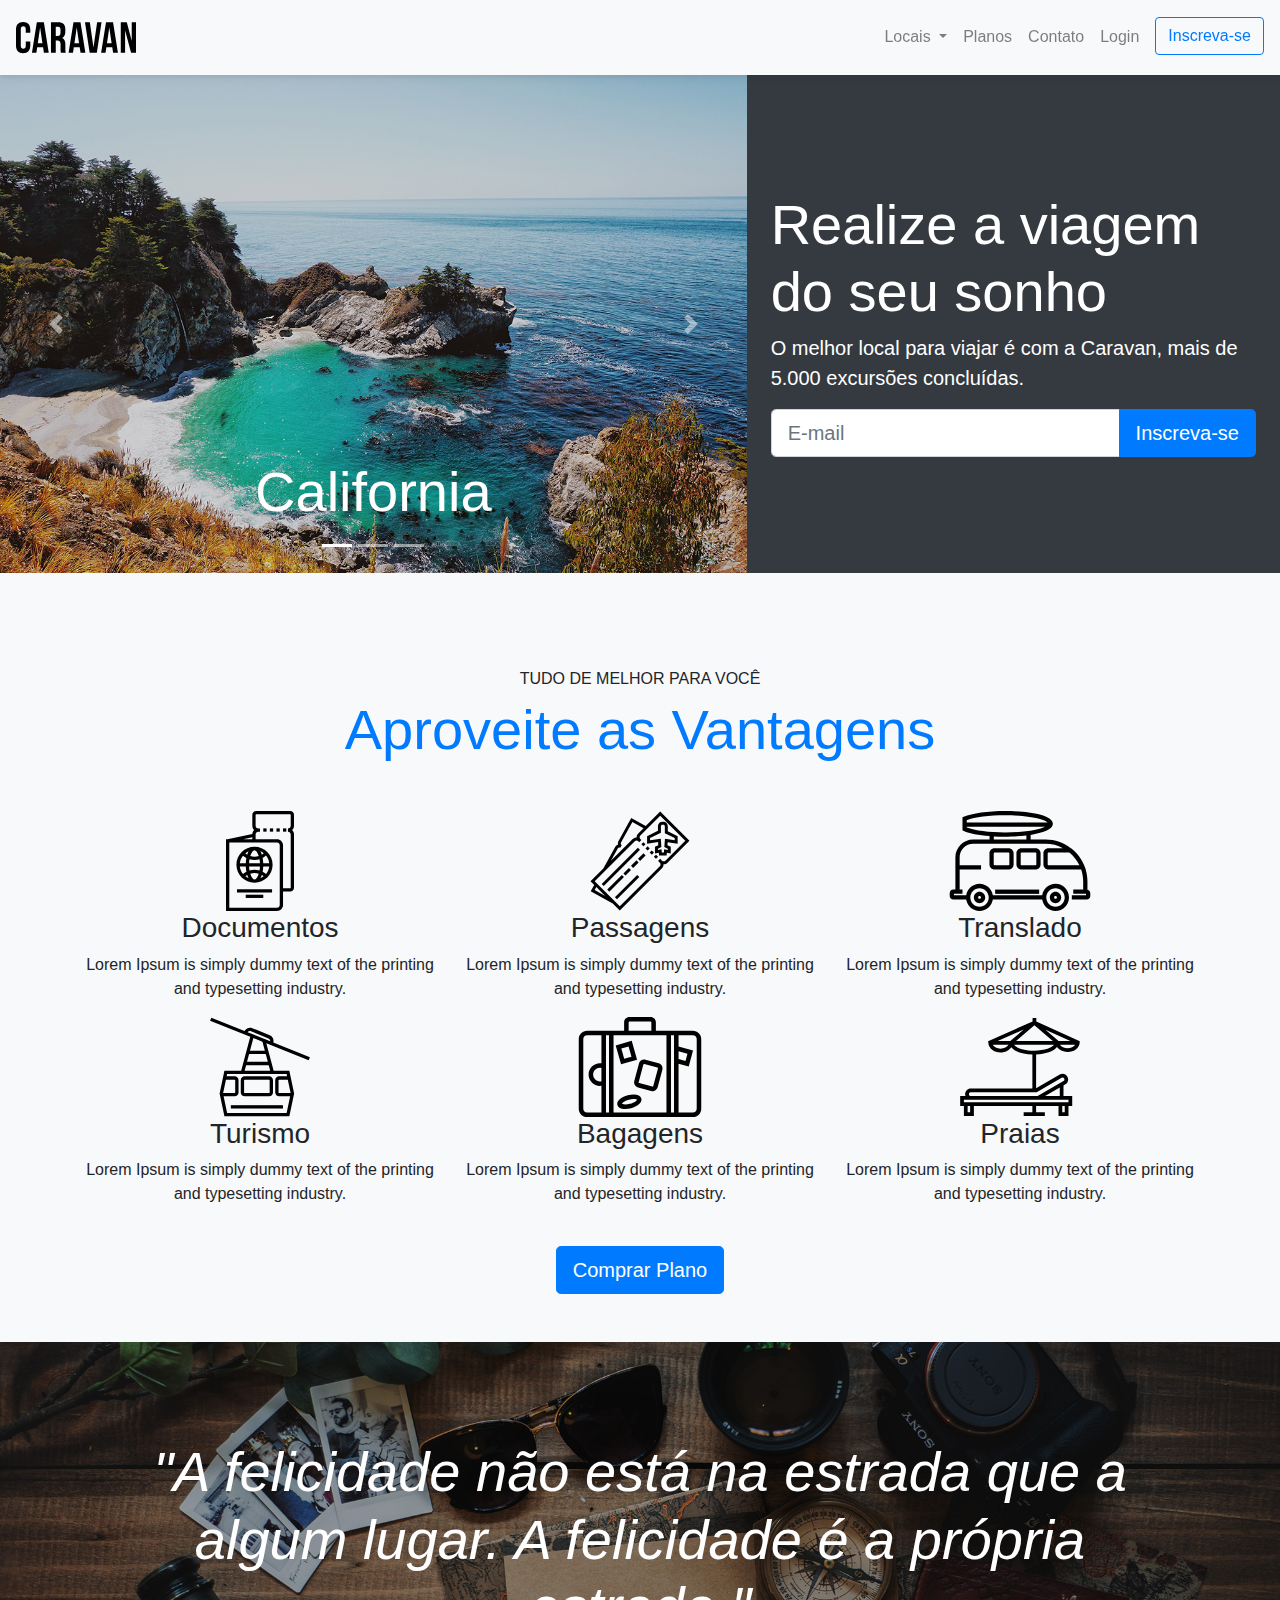
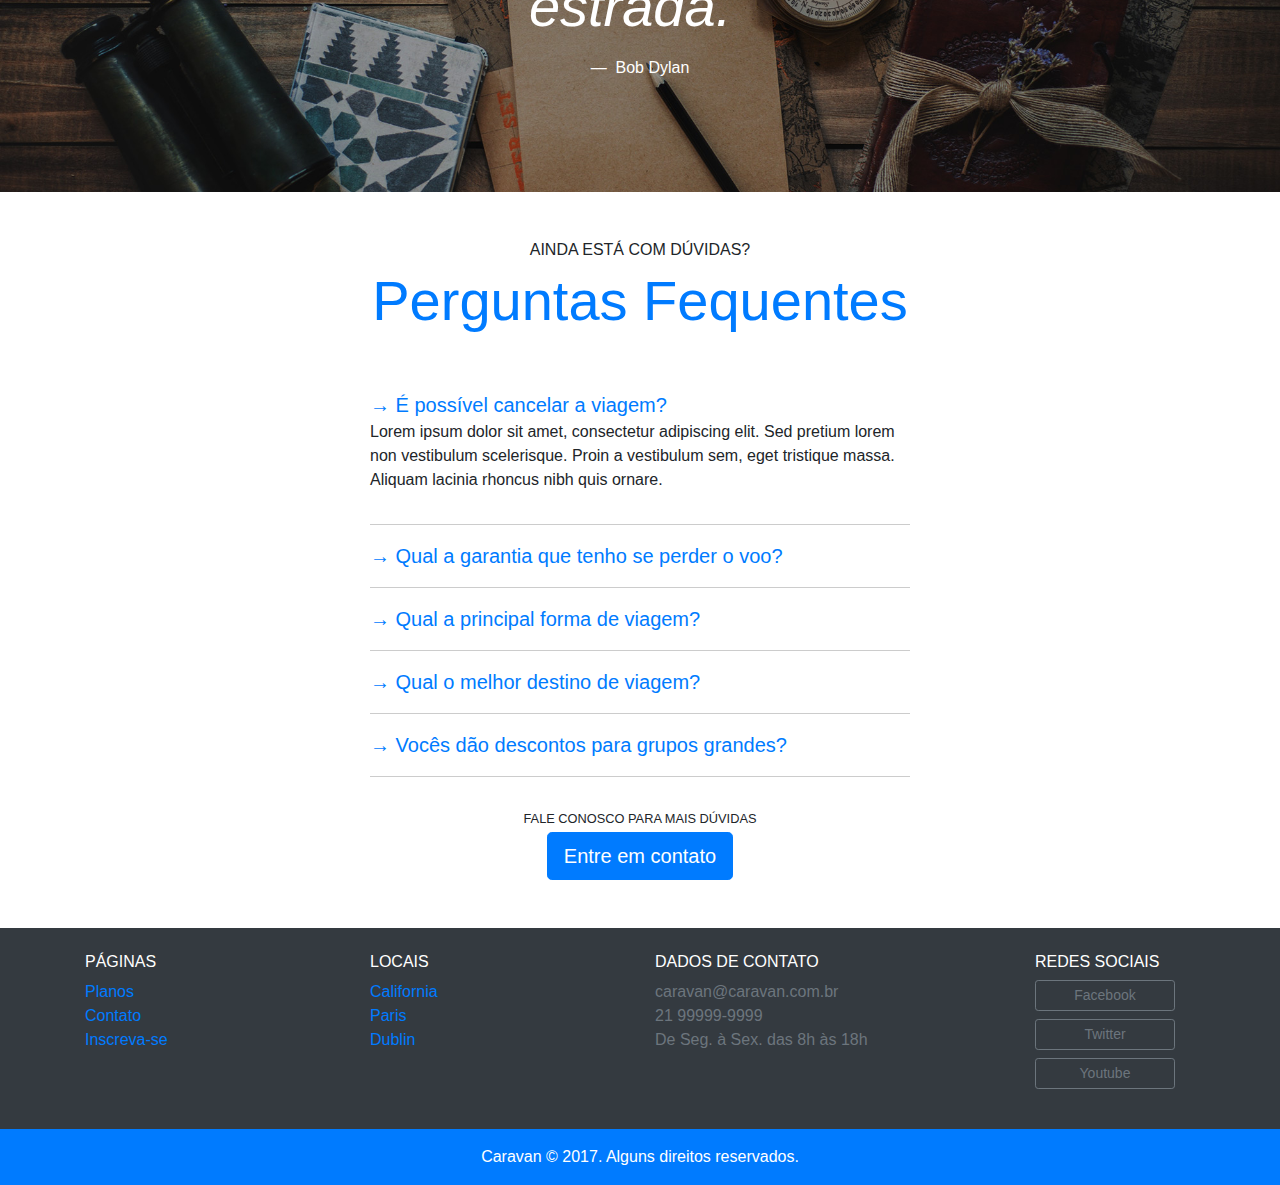
<file: index.html>
<!DOCTYPE html>
<html lang="en">

<head>
    <meta charset="UTF-8">
    <meta name="viewport" content="width=device-width, initial-scale=1.0">
    <meta http-equiv="X-UA-Compatible" content="ie=edge">
    <link rel="stylesheet" href="https://stackpath.bootstrapcdn.com/bootstrap/4.3.1/css/bootstrap.min.css"
        integrity="sha384-ggOyR0iXCbMQv3Xipma34MD+dH/1fQ784/j6cY/iJTQUOhcWr7x9JvoRxT2MZw1T" crossorigin="anonymous">
    <link rel="stylesheet" href="css/style.css">
    <title>Caravan</title>
</head>

<body>

    <!-- Modal -->
    <!-- Modal -->
    <div class="modal fade" id="modalLogin" tabindex="-1" role="dialog" aria-labelledby="modalLoginTitulo"
        aria-hidden="true">
        <div class="modal-dialog" role="document">
            <div class="modal-content">
                <div class="modal-header">
                    <h5 class="modal-title" id="modalLoginTitulo">Entre na sua Conta</h5>
                    <button type="button" class="close" data-dismiss="modal" aria-label="Close">
                        <span aria-hidden="true">&times;</span>
                    </button>
                </div>
                <div class="modal-body">
                    <form>
                        <div class="form-group">
                            <label for="loginEmail">Email</label>
                            <input type="email" class="form-control" id="exampleInputEmail1">
                        </div>
                        <div class="form-group">
                            <label for="loginSenha">Senha</label>
                            <input type="password" class="form-control" id="exampleInputPassword1">
                        </div>
                        <button type="submit" class="btn btn-primary">Entrar na Conta</button>
                        <small class="text-muted form-text">Esqueceu a senha? <a href="">Clique Aqui</a></small>
                    </form>
                </div>
            </div>
        </div>
    </div>
    <!-- End modal -->

    <!-- Navbar -->
    <nav class="navbar fixed-top navbar-expand-md navbar-light bg-light py-3 box-shadow">
        <a class="navbar-brand" href="index.html">
            <img src="img/caravan.svg" alt="Caravan">
        </a>

        <!-- data- : manipulado pelo js -->
        <!-- aria- : acessibilidade -->
        <button class="navbar-toggler" type="button" data-toggle="collapse" data-target="#navbarSupportedContent"
            aria-controls="navbarSupportedContent" aria-expanded="false" aria-label="Toggle navigation">
            <span class="navbar-toggler-icon"></span>
        </button>

        <div class="collapse navbar-collapse" id="navbarSupportedContent">
            <ul class="navbar-nav ml-auto">
                <li class="nav-item dropdown">
                    <a class="nav-link dropdown-toggle" id="navbarDropdown" role="button" data-toggle="dropdown"
                        aria-haspopup="true" aria-expanded="false"" href=" #">
                        Locais
                    </a>
                    <div class="dropdown-menu" aria-labelledby="navbarDropdown">
                        <a class="dropdown-item" href="local.html">California</a>
                        <a class="dropdown-item" href="local.html">Paris</a>
                        <a class="dropdown-item" href="local.html">Dublin</a>
                    </div>
                </li>
                <li class="nav-item">
                    <a class="nav-link" href="planos.html">Planos</a>
                </li>
                <li class="nav-item">
                    <a class="nav-link" href="contato.html">Contato</a>
                </li>
                <li class="nav-item">
                    <a class="nav-link" data-toggle="modal" data-target="#modalLogin" href="">Login</a>
                </li>
                <li class="nav-item ml-md-2">
                    <a class="btn btn-outline-primary" href="inscricao.html">Inscreva-se</a>
                </li>
            </ul>
        </div>
    </nav>
    <!-- End  Navbar-->

    <!-- Content -->

    <!-- Carousel and Info -->
    <section class="container-fluid">
        <div class="row bg-dark text-white">
            <div class="col-lg-7 p-0">
                <!-- Carousel -->
                <div id="carouselCidades" class="carousel slide" data-ride="carousel">
                    <ol class="carousel-indicators">
                        <li data-target="#carouselCidades" data-slide-to="0" class="active"></li>
                        <li data-target="#carouselCidades" data-slide-to="1"></li>
                        <li data-target="#carouselCidades" data-slide-to="2"></li>
                    </ol>
                    <div class="carousel-inner">
                        <div class="carousel-item active">
                            <img src="img/california.jpg" class="d-block w-100" alt="California">
                            <div class="carousel-caption">
                                <h3 class="display-4">California</h3>
                            </div>
                        </div>
                        <div class="carousel-item">
                            <img src="img/paris.jpg" class="d-block w-100" alt="Paris">
                            <div class="carousel-caption">
                                <h3 class="display-4">Paris</h3>
                            </div>
                        </div>
                        <div class="carousel-item">
                            <img src="img/dublin.jpg" class="d-block w-100" alt="Dublin">
                            <div class="carousel-caption">
                                <h3 class="display-4">Dublin</h3>
                            </div>
                        </div>
                    </div>
                    <a class="carousel-control-prev" href="#carouselCidades" role="button" data-slide="prev">
                        <span class="carousel-control-prev-icon" aria-hidden="true"></span>
                        <span class="sr-only">Anterior</span>
                    </a>
                    <a class="carousel-control-next" href="#carouselCidades" role="button" data-slide="next">
                        <span class="carousel-control-next-icon" aria-hidden="true"></span>
                        <span class="sr-only">Próximo</span>
                    </a>
                </div>
                <!-- End carousel -->
            </div>
            <div class="col-lg-5 p-4 align-self-center">
                <h1 class="display-4">Realize a viagem do seu sonho</h1>
                <p class="lead">O melhor local para viajar é com a Caravan, mais de 5.000 excursões concluídas.</p>
                <form action="">
                    <div class="input-group input-group-lg">
                        <input type="text" class="form-control" placeholder="E-mail" aria-label="Email"
                            aria-describedby="Email">
                        <div class="input-group-append">
                            <button class="btn btn-primary" type="button" id="button-addon2">
                                Inscreva-se
                            </button>
                        </div>
                    </div>
                </form>
            </div>
        </div>
    </section>
    <!-- End carousel and Info -->

    <!-- Benefits -->
    <section class="py-5 bg-light text-center">
        <div class="container">

            <!-- Title -->
            <div class="my-5">
                <span class="h6 d-block">TUDO DE MELHOR PARA VOCÊ</span>
                <h2 class="display-4 text-primary">Aproveite as Vantagens</h2>
            </div>
            <!-- End title -->

            <!-- Benefits -->
            <div class="row">
                <div class="col-xl-4 col-md-6">
                    <div class="icon d-flex justify-content-center">
                        <img src="img/icones/passaporte.svg" alt="Passaporte">
                    </div>
                    <h3>Documentos</h3>
                    <p>Lorem Ipsum is simply dummy text of the printing and typesetting industry.</p>
                </div>
                <div class="col-xl-4 col-md-6">
                    <div class="icon d-flex justify-content-center">
                        <img src="img/icones/passagens.svg" alt="Passagens">
                    </div>
                    <h3>Passagens</h3>
                    <p>Lorem Ipsum is simply dummy text of the printing and typesetting industry.</p>
                </div>
                <div class="col-xl-4 col-md-6">
                    <div class="icon d-flex justify-content-center">
                        <img src="img/icones/translado.svg" alt="Translado">
                    </div>
                    <h3>Translado</h3>
                    <p>Lorem Ipsum is simply dummy text of the printing and typesetting industry.</p>
                </div>
                <div class="col-xl-4 col-md-6">
                    <div class="icon d-flex justify-content-center">
                        <img src="img/icones/turismo.svg" alt="Turismo">
                    </div>
                    <h3>Turismo</h3>
                    <p>Lorem Ipsum is simply dummy text of the printing and typesetting industry.</p>
                </div>
                <div class="col-xl-4 col-md-6">
                    <div class="icon d-flex justify-content-center">
                        <img src="img/icones/bagagens.svg" alt="Bagagens">
                    </div>
                    <h3>Bagagens</h3>
                    <p>Lorem Ipsum is simply dummy text of the printing and typesetting industry.</p>
                </div>
                <div class="col-xl-4 col-md-6">
                    <div class="icon d-flex justify-content-center">
                        <img src="img/icones/praias.svg" alt="Praias">
                    </div>
                    <h3>Praias</h3>
                    <p>Lorem Ipsum is simply dummy text of the printing and typesetting industry.</p>
                </div>
            </div>
            <!-- End benefits -->

            <!-- Button Comprar plano-->
            <a href="planos.html" class="btn btn-primary btn-lg mt-4">Comprar Plano</a>
            <!-- End button Comprar plano-->

        </div>
    </section>
    <!-- End benefits -->

    <!-- Quote -->
    <section id="home-quote" class="p-5">
        <blockquote class="blockquote text-center text-white p-md-5 p-3">
            <p class="display-4"><em>
                    "A felicidade não está na estrada que a algum lugar. A felicidade é a própria estrada."
                </em></p>
            <footer class="blockquote-footer text-white">
                Bob Dylan
            </footer>
        </blockquote>
    </section>
    <!-- End quote -->

    <!-- Questions -->
    <section class="container">
        <!-- Title -->
        <div class="my-5 text-center">
            <span class="h6 d-block">AINDA ESTÁ COM DÚVIDAS?</span>
            <h2 class="display-4 text-primary">Perguntas Fequentes</h2>
        </div>
        <!-- End title -->

        <!-- Questions Collapse-->
        <div class="row justify-content-center">
            <div class="col-md-6" id="perguntasFrequentes" data-children=".pergunta">
                <!-- Question 1 -->
                <div class="pergunta py-2">
                    <a class="lead collapsed text-decoration-none" href="#pergunta1" data-toggle="collapse"
                        data-parent="#perguntasFrequentes" aria-expanded="true" aria-controls="pergunta1">
                        → É possível cancelar a viagem?
                    </a>
                    <div id="pergunta1" class="collapse show" role="tabpanel">
                        <p>
                            Lorem ipsum dolor sit amet, consectetur adipiscing elit. Sed pretium lorem non vestibulum
                            scelerisque.
                            Proin a vestibulum sem, eget tristique massa. Aliquam lacinia rhoncus nibh quis ornare.
                        </p>
                    </div>
                </div>
                <div class="dropdown-divider"></div>

                <!-- Question 2 -->
                <div class="pergunta py-2">
                    <a class="lead collapsed text-decoration-none" href="#pergunta2" data-toggle="collapse"
                        data-parent="#perguntasFrequentes" aria-expanded="true" aria-controls="pergunta2">
                        → Qual a garantia que tenho se perder o voo?
                    </a>
                    <div id="pergunta2" class="collapse" role="tabpanel">
                        <p>
                            Lorem ipsum dolor sit amet, consectetur adipiscing elit. Sed pretium lorem non vestibulum
                            scelerisque.
                            Proin a vestibulum sem, eget tristique massa. Aliquam lacinia rhoncus nibh quis ornare.
                        </p>
                    </div>
                </div>
                <div class="dropdown-divider"></div>

                <!-- Question 3 -->
                <div class="pergunta py-2">
                    <a class="lead collapsed text-decoration-none" href="#pergunta3" data-toggle="collapse"
                        data-parent="#perguntasFrequentes" aria-expanded="true" aria-controls="pergunta3">
                        → Qual a principal forma de viagem?
                    </a>
                    <div id="pergunta3" class="collapse" role="tabpanel">
                        <p>
                            Lorem ipsum dolor sit amet, consectetur adipiscing elit. Sed pretium lorem non vestibulum
                            scelerisque.
                            Proin a vestibulum sem, eget tristique massa. Aliquam lacinia rhoncus nibh quis ornare.
                        </p>
                    </div>
                </div>
                <div class="dropdown-divider"></div>

                <!-- Question 4 -->
                <div class="pergunta py-2">
                    <a class="lead collapsed text-decoration-none" href="#pergunta4" data-toggle="collapse"
                        data-parent="#perguntasFrequentes" aria-expanded="true" aria-controls="pergunta4">
                        → Qual o melhor destino de viagem?
                    </a>
                    <div id="pergunta4" class="collapse" role="tabpanel">
                        <p>
                            Lorem ipsum dolor sit amet, consectetur adipiscing elit. Sed pretium lorem non vestibulum
                            scelerisque.
                            Proin a vestibulum sem, eget tristique massa. Aliquam lacinia rhoncus nibh quis ornare.
                        </p>
                    </div>
                </div>
                <div class="dropdown-divider"></div>

                <!-- Question 5 -->
                <div class="pergunta py-2">
                    <a class="lead collapsed text-decoration-none" href="#pergunta5" data-toggle="collapse"
                        data-parent="#perguntasFrequentes" aria-expanded="true" aria-controls="pergunta5">
                        → Vocês dão descontos para grupos grandes?
                    </a>
                    <div id="pergunta5" class="collapse" role="tabpanel">
                        <p>
                            Lorem ipsum dolor sit amet, consectetur adipiscing elit. Sed pretium lorem non vestibulum
                            scelerisque.
                            Proin a vestibulum sem, eget tristique massa. Aliquam lacinia rhoncus nibh quis ornare.
                        </p>
                    </div>
                </div>
                <div class="dropdown-divider"></div>
            </div>
        </div>
        <!-- End questions collapse-->

        <div class="text-center my-4">
            <p class="small m-1">FALE CONOSCO PARA MAIS DÚVIDAS</p>
            <a class="btn btn-primary btn-lg" href="contato.html">Entre em contato</a>
        </div>
    </section>
    <!-- End questions -->

    <!-- Footer -->
    <footer class="bg-dark text-white mt-5">
        <div class="container py-4">
            <div class="row">
                <div class="col-md-3 col-6">
                    <h4 class="h6">PÁGINAS</h4>
                    <ul class="list-unstyled">
                        <li><a href="planos.html">Planos</a></li>
                        <li><a href="contato.html">Contato</a></li>
                        <li><a href="inscricao.html">Inscreva-se</a></li>
                    </ul>
                </div>
                <div class="col-md-3 col-6">
                    <h4 class="h6">LOCAIS</h4>
                    <ul class="list-unstyled">
                        <li><a href="local.html">California</a></li>
                        <li><a href="local.html">Paris</a></li>
                        <li><a href="local.html">Dublin</a></li>
                    </ul>
                </div>
                <div class="col-md-4 col-sm-6">
                    <h4 class="h6">DADOS DE CONTATO</h4>
                    <ul class="list-unstyled text-secondary">
                        <li>caravan@caravan.com.br</li>
                        <li>21 99999-9999</li>
                        <li>De Seg. à Sex. das 8h às 18h</li>
                    </ul>
                </div>
                <div class="col-md-2 col-sm-6">
                    <h4 class="h6">REDES SOCIAIS</h4>
                    <ul class="list-unstyled text-secondary">
                        <li><a href="" class="btn btn-outline-secondary mb-2 btn-block buttom-max-width btn-sm">
                                Facebook
                            </a></li>
                        <li><a href="" class="btn btn-outline-secondary mb-2 btn-block buttom-max-width btn-sm">
                                Twitter
                            </a></li>
                        <li><a href="" class="btn btn-outline-secondary mb-2 btn-block buttom-max-width btn-sm">
                                Youtube
                            </a></li>
                    </ul>
                </div>
            </div>
        </div>
        <div class="bg-primary text-center py-3">
            <p class="mb-0">
                Caravan ©‎ 2017. Alguns direitos reservados.
            </p>
        </div>
    </footer>
    <!-- End footer -->

    <!-- End content -->

    <script src="https://code.jquery.com/jquery-3.3.1.slim.min.js"
        integrity="sha384-q8i/X+965DzO0rT7abK41JStQIAqVgRVzpbzo5smXKp4YfRvH+8abtTE1Pi6jizo" crossorigin="anonymous">
    </script>
    <script src="https://cdnjs.cloudflare.com/ajax/libs/popper.js/1.14.7/umd/popper.min.js"
        integrity="sha384-UO2eT0CpHqdSJQ6hJty5KVphtPhzWj9WO1clHTMGa3JDZwrnQq4sF86dIHNDz0W1" crossorigin="anonymous">
    </script>
    <script src="https://stackpath.bootstrapcdn.com/bootstrap/4.3.1/js/bootstrap.min.js"
        integrity="sha384-JjSmVgyd0p3pXB1rRibZUAYoIIy6OrQ6VrjIEaFf/nJGzIxFDsf4x0xIM+B07jRM" crossorigin="anonymous">
    </script>
    <script type="text/javascript" src="js/app.js"></script>
</body>

</html>
</file>
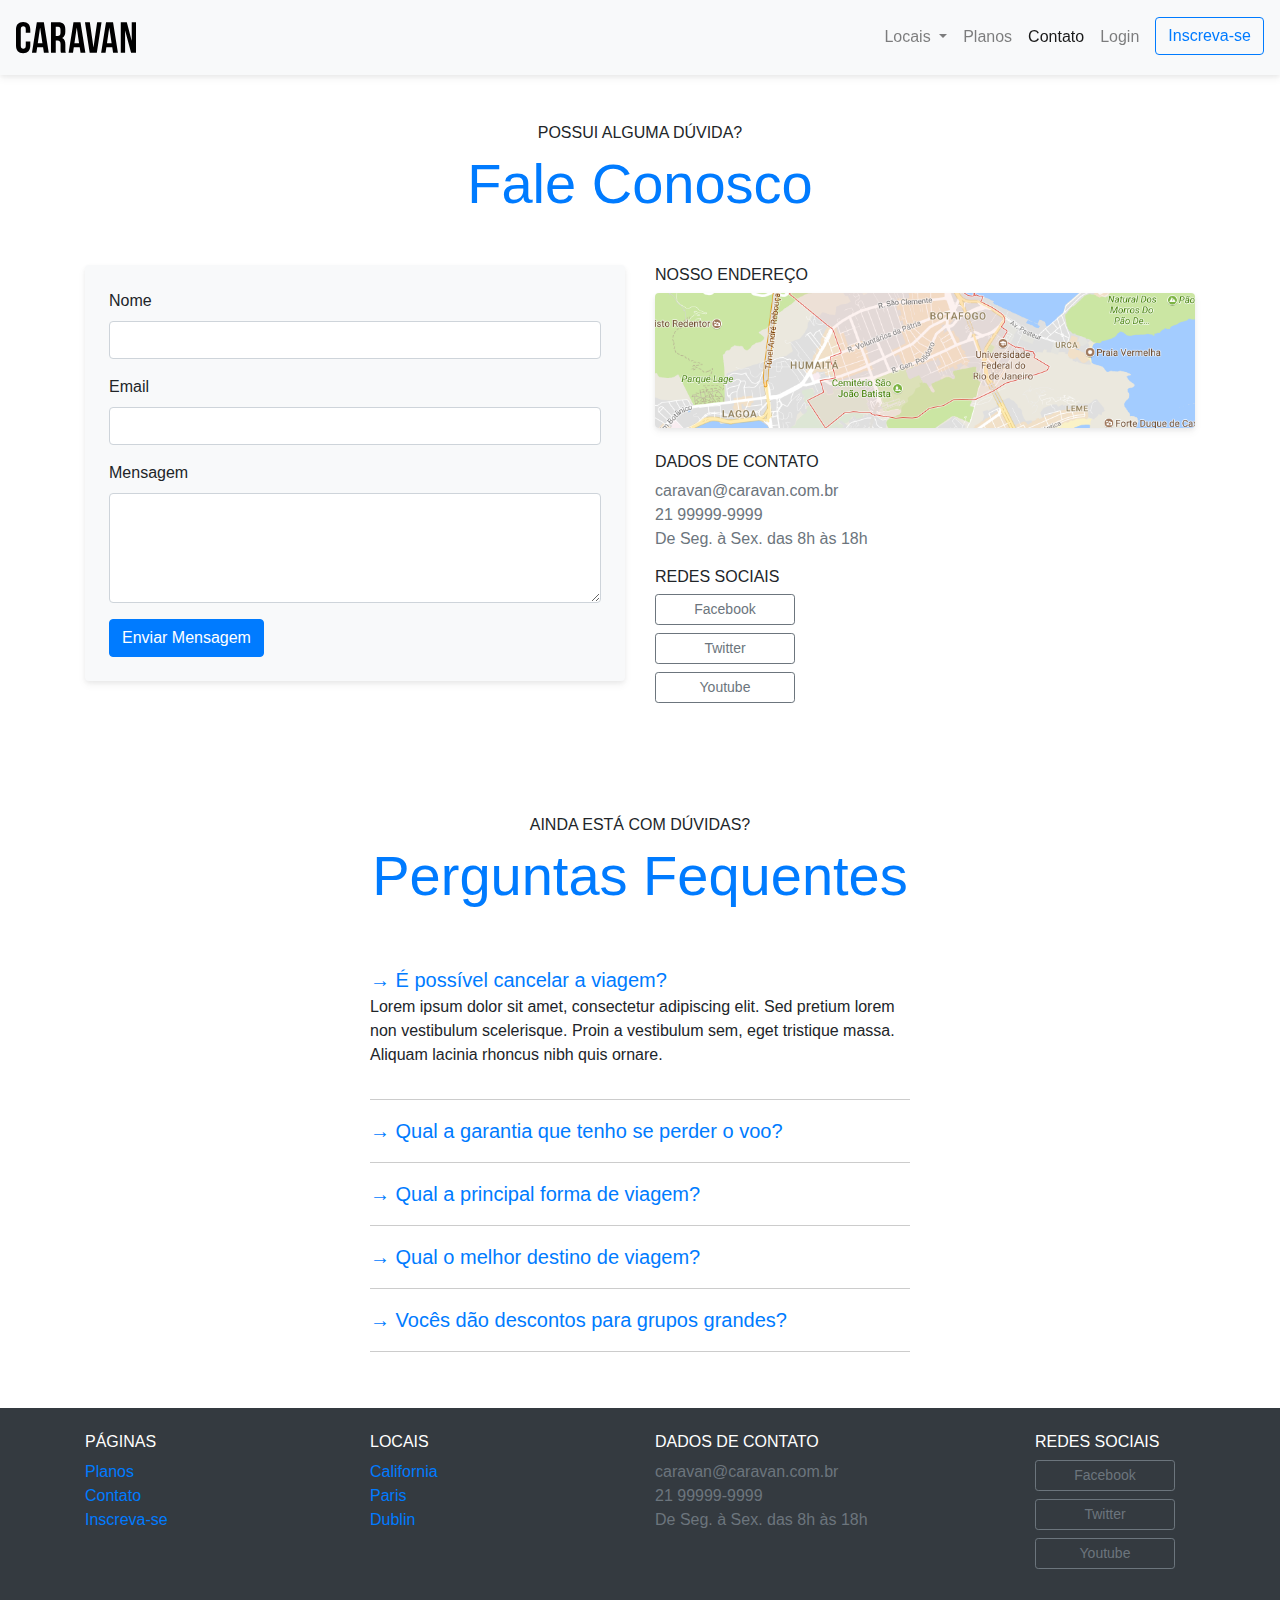
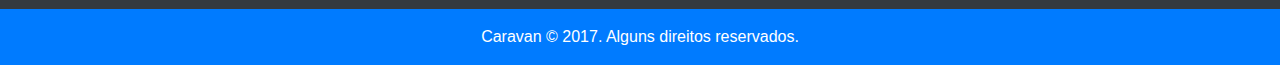
<file: contato.html>
<!DOCTYPE html>
<html lang="en">

<head>
    <meta charset="UTF-8">
    <meta name="viewport" content="width=device-width, initial-scale=1.0">
    <meta http-equiv="X-UA-Compatible" content="ie=edge">
    <link rel="stylesheet" href="https://stackpath.bootstrapcdn.com/bootstrap/4.3.1/css/bootstrap.min.css"
        integrity="sha384-ggOyR0iXCbMQv3Xipma34MD+dH/1fQ784/j6cY/iJTQUOhcWr7x9JvoRxT2MZw1T" crossorigin="anonymous">
    <link rel="stylesheet" href="css/style.css">
    <title>Caravan - Contato</title>
</head>

<body>

    <!-- Modal -->
    <div class="modal fade" id="modalLogin" tabindex="-1" role="dialog" aria-labelledby="modalLoginTitulo"
        aria-hidden="true">
        <div class="modal-dialog" role="document">
            <div class="modal-content">
                <div class="modal-header">
                    <h5 class="modal-title" id="modalLoginTitulo">Entre na sua Conta</h5>
                    <button type="button" class="close" data-dismiss="modal" aria-label="Close">
                        <span aria-hidden="true">&times;</span>
                    </button>
                </div>
                <div class="modal-body">
                    <form>
                        <div class="form-group">
                            <label for="loginEmail">Email</label>
                            <input type="email" class="form-control" id="exampleInputEmail1">
                        </div>
                        <div class="form-group">
                            <label for="loginSenha">Senha</label>
                            <input type="password" class="form-control" id="exampleInputPassword1">
                        </div>
                        <button type="submit" class="btn btn-primary">Entrar na Conta</button>
                        <small class="text-muted form-text">Esqueceu a senha? <a href="">Clique Aqui</a></small>
                    </form>
                </div>
            </div>
        </div>
    </div>
    <!-- End modal -->

    <!-- Navbar -->
    <nav class="navbar fixed-top navbar-expand-md navbar-light bg-light py-3 box-shadow">
        <a class="navbar-brand" href="index.html">
            <img src="img/caravan.svg" alt="Caravan">
        </a>

        <!-- data- : manipulado pelo js -->
        <!-- aria- : acessibilidade -->
        <button class="navbar-toggler" type="button" data-toggle="collapse" data-target="#navbarSupportedContent"
            aria-controls="navbarSupportedContent" aria-expanded="false" aria-label="Toggle navigation">
            <span class="navbar-toggler-icon"></span>
        </button>

        <div class="collapse navbar-collapse" id="navbarSupportedContent">
            <ul class="navbar-nav ml-auto">
                <li class="nav-item dropdown">
                    <a class="nav-link dropdown-toggle" id="navbarDropdown" role="button" data-toggle="dropdown"
                        aria-haspopup="true" aria-expanded="false"" href=" #">
                        Locais
                    </a>
                    <div class="dropdown-menu" aria-labelledby="navbarDropdown">
                        <a class="dropdown-item" href="local.html">California</a>
                        <a class="dropdown-item" href="local.html">Paris</a>
                        <a class="dropdown-item" href="local.html">Dublin</a>
                    </div>
                </li>
                <li class="nav-item">
                    <a class="nav-link" href="planos.html">Planos</a>
                </li>
                <li class="nav-item">
                    <a class="nav-link active" href="contato.html">Contato</a>
                </li>
                <li class="nav-item">
                    <a class="nav-link" data-toggle="modal" data-target="#modalLogin" href="">Login</a>
                </li>
                <li class="nav-item ml-md-2">
                    <a class="btn btn-outline-primary" href="incricao.html">Inscreva-se</a>
                </li>
            </ul>
        </div>
    </nav>
    <!-- End  Navbar-->

    <!-- Content -->

    <!-- Contact -->
    <section class="container">
        <!-- Title -->
        <div class="my-5 text-center">
            <span class="h6 d-block">POSSUI ALGUMA DÚVIDA?</span>
            <h1 class="display-4 text-primary">Fale Conosco</h1>
        </div>
        <!-- End title -->

        <div class="row">
            <div class="col-lg mb-5">
                <form class="bg-light rounded p-4 box-shadow">
                    <div class="form-group">
                        <label for="clienteNome">Nome</label>
                        <input type="text" class="form-control" id="clienteNome">
                    </div>
                    <div class="form-group">
                        <label for="clienteEmail">Email</label>
                        <input type="email" class="form-control" id="clienteEmail">
                    </div>
                    <div class="form-group">
                        <label for="clienteMensagem">Mensagem</label>
                        <textarea class="form-control" id="clienteMensagem" rows="4"></textarea>
                    </div>
                    <button type="submit" class="btn btn-primary">Enviar Mensagem</button>
                </form>
            </div>
            <div class="col-lg mb-5">
                <h2 class="h6">NOSSO ENDEREÇO</h2>
                <a href="">
                    <img class="img-fluid box-shadow rounded mb-4" src="img/mapa.png" alt="Endereço da empresa">
                </a>
                <h2 class="h6">DADOS DE CONTATO</h2>
                <ul class="list-unstyled text-secondary">
                    <li>caravan@caravan.com.br</li>
                    <li>21 99999-9999</li>
                    <li>De Seg. à Sex. das 8h às 18h</li>
                </ul>
                <h4 class="h6">REDES SOCIAIS</h4>
                <ul class="list-unstyled text-secondary">
                    <li><a href="" class="btn btn-outline-secondary mb-2 btn-block buttom-max-width btn-sm">
                            Facebook
                        </a></li>
                    <li><a href="" class="btn btn-outline-secondary mb-2 btn-block buttom-max-width btn-sm">
                            Twitter
                        </a></li>
                    <li><a href="" class="btn btn-outline-secondary mb-2 btn-block buttom-max-width btn-sm">
                            Youtube
                        </a></li>
                </ul>
            </div>
        </div>
    </section>
    <!-- End contact -->

    <!-- Questions -->
    <section class="container">
        <!-- Title -->
        <div class="my-5 text-center">
            <span class="h6 d-block">AINDA ESTÁ COM DÚVIDAS?</span>
            <h2 class="display-4 text-primary">Perguntas Fequentes</h2>
        </div>
        <!-- End title -->

        <!-- Questions Collapse-->
        <div class="row justify-content-center">
            <div class="col-md-6" id="perguntasFrequentes" data-children=".pergunta">
                <!-- Question 1 -->
                <div class="pergunta py-2">
                    <a class="lead collapsed text-decoration-none" href="#pergunta1" data-toggle="collapse"
                        data-parent="#perguntasFrequentes" aria-expanded="true" aria-controls="pergunta1">
                        → É possível cancelar a viagem?
                    </a>
                    <div id="pergunta1" class="collapse show" role="tabpanel">
                        <p>
                            Lorem ipsum dolor sit amet, consectetur adipiscing elit. Sed pretium lorem non vestibulum
                            scelerisque.
                            Proin a vestibulum sem, eget tristique massa. Aliquam lacinia rhoncus nibh quis ornare.
                        </p>
                    </div>
                </div>
                <div class="dropdown-divider"></div>

                <!-- Question 2 -->
                <div class="pergunta py-2">
                    <a class="lead collapsed text-decoration-none" href="#pergunta2" data-toggle="collapse"
                        data-parent="#perguntasFrequentes" aria-expanded="true" aria-controls="pergunta2">
                        → Qual a garantia que tenho se perder o voo?
                    </a>
                    <div id="pergunta2" class="collapse" role="tabpanel">
                        <p>
                            Lorem ipsum dolor sit amet, consectetur adipiscing elit. Sed pretium lorem non vestibulum
                            scelerisque.
                            Proin a vestibulum sem, eget tristique massa. Aliquam lacinia rhoncus nibh quis ornare.
                        </p>
                    </div>
                </div>
                <div class="dropdown-divider"></div>

                <!-- Question 3 -->
                <div class="pergunta py-2">
                    <a class="lead collapsed text-decoration-none" href="#pergunta3" data-toggle="collapse"
                        data-parent="#perguntasFrequentes" aria-expanded="true" aria-controls="pergunta3">
                        → Qual a principal forma de viagem?
                    </a>
                    <div id="pergunta3" class="collapse" role="tabpanel">
                        <p>
                            Lorem ipsum dolor sit amet, consectetur adipiscing elit. Sed pretium lorem non vestibulum
                            scelerisque.
                            Proin a vestibulum sem, eget tristique massa. Aliquam lacinia rhoncus nibh quis ornare.
                        </p>
                    </div>
                </div>
                <div class="dropdown-divider"></div>

                <!-- Question 4 -->
                <div class="pergunta py-2">
                    <a class="lead collapsed text-decoration-none" href="#pergunta4" data-toggle="collapse"
                        data-parent="#perguntasFrequentes" aria-expanded="true" aria-controls="pergunta4">
                        → Qual o melhor destino de viagem?
                    </a>
                    <div id="pergunta4" class="collapse" role="tabpanel">
                        <p>
                            Lorem ipsum dolor sit amet, consectetur adipiscing elit. Sed pretium lorem non vestibulum
                            scelerisque.
                            Proin a vestibulum sem, eget tristique massa. Aliquam lacinia rhoncus nibh quis ornare.
                        </p>
                    </div>
                </div>
                <div class="dropdown-divider"></div>

                <!-- Question 5 -->
                <div class="pergunta py-2">
                    <a class="lead collapsed text-decoration-none" href="#pergunta5" data-toggle="collapse"
                        data-parent="#perguntasFrequentes" aria-expanded="true" aria-controls="pergunta5">
                        → Vocês dão descontos para grupos grandes?
                    </a>
                    <div id="pergunta5" class="collapse" role="tabpanel">
                        <p>
                            Lorem ipsum dolor sit amet, consectetur adipiscing elit. Sed pretium lorem non vestibulum
                            scelerisque.
                            Proin a vestibulum sem, eget tristique massa. Aliquam lacinia rhoncus nibh quis ornare.
                        </p>
                    </div>
                </div>
                <div class="dropdown-divider"></div>
            </div>
        </div>
        <!-- End questions collapse-->
    </section>
    <!-- End questions -->

    <!-- Footer -->
    <footer class="bg-dark text-white mt-5">
        <div class="container py-4">
            <div class="row">
                <div class="col-md-3 col-6">
                    <h4 class="h6">PÁGINAS</h4>
                    <ul class="list-unstyled">
                        <li><a href="planos.html">Planos</a></li>
                        <li><a href="contato.html">Contato</a></li>
                        <li><a href="inscricao.html">Inscreva-se</a></li>
                    </ul>
                </div>
                <div class="col-md-3 col-6">
                    <h4 class="h6">LOCAIS</h4>
                    <ul class="list-unstyled">
                        <li><a href="local.html">California</a></li>
                        <li><a href="local.html">Paris</a></li>
                        <li><a href="local.html">Dublin</a></li>
                    </ul>
                </div>
                <div class="col-md-4 col-sm-6">
                    <h4 class="h6">DADOS DE CONTATO</h4>
                    <ul class="list-unstyled text-secondary">
                        <li>caravan@caravan.com.br</li>
                        <li>21 99999-9999</li>
                        <li>De Seg. à Sex. das 8h às 18h</li>
                    </ul>
                </div>
                <div class="col-md-2 col-sm-6">
                    <h4 class="h6">REDES SOCIAIS</h4>
                    <ul class="list-unstyled text-secondary">
                        <li><a href="" class="btn btn-outline-secondary mb-2 btn-block buttom-max-width btn-sm">
                                Facebook
                            </a></li>
                        <li><a href="" class="btn btn-outline-secondary mb-2 btn-block buttom-max-width btn-sm">
                                Twitter
                            </a></li>
                        <li><a href="" class="btn btn-outline-secondary mb-2 btn-block buttom-max-width btn-sm">
                                Youtube
                            </a></li>
                    </ul>
                </div>
            </div>
        </div>
        <div class="bg-primary text-center py-3">
            <p class="mb-0">
                Caravan ©‎ 2017. Alguns direitos reservados.
            </p>
        </div>
    </footer>
    <!-- End footer -->

    <!-- End content -->

    <script src="https://code.jquery.com/jquery-3.3.1.slim.min.js"
        integrity="sha384-q8i/X+965DzO0rT7abK41JStQIAqVgRVzpbzo5smXKp4YfRvH+8abtTE1Pi6jizo" crossorigin="anonymous">
    </script>
    <script src="https://cdnjs.cloudflare.com/ajax/libs/popper.js/1.14.7/umd/popper.min.js"
        integrity="sha384-UO2eT0CpHqdSJQ6hJty5KVphtPhzWj9WO1clHTMGa3JDZwrnQq4sF86dIHNDz0W1" crossorigin="anonymous">
    </script>
    <script src="https://stackpath.bootstrapcdn.com/bootstrap/4.3.1/js/bootstrap.min.js"
        integrity="sha384-JjSmVgyd0p3pXB1rRibZUAYoIIy6OrQ6VrjIEaFf/nJGzIxFDsf4x0xIM+B07jRM" crossorigin="anonymous">
    </script>
    <script type="text/javascript" src="js/app.js"></script>
</body>

</html>
</file>
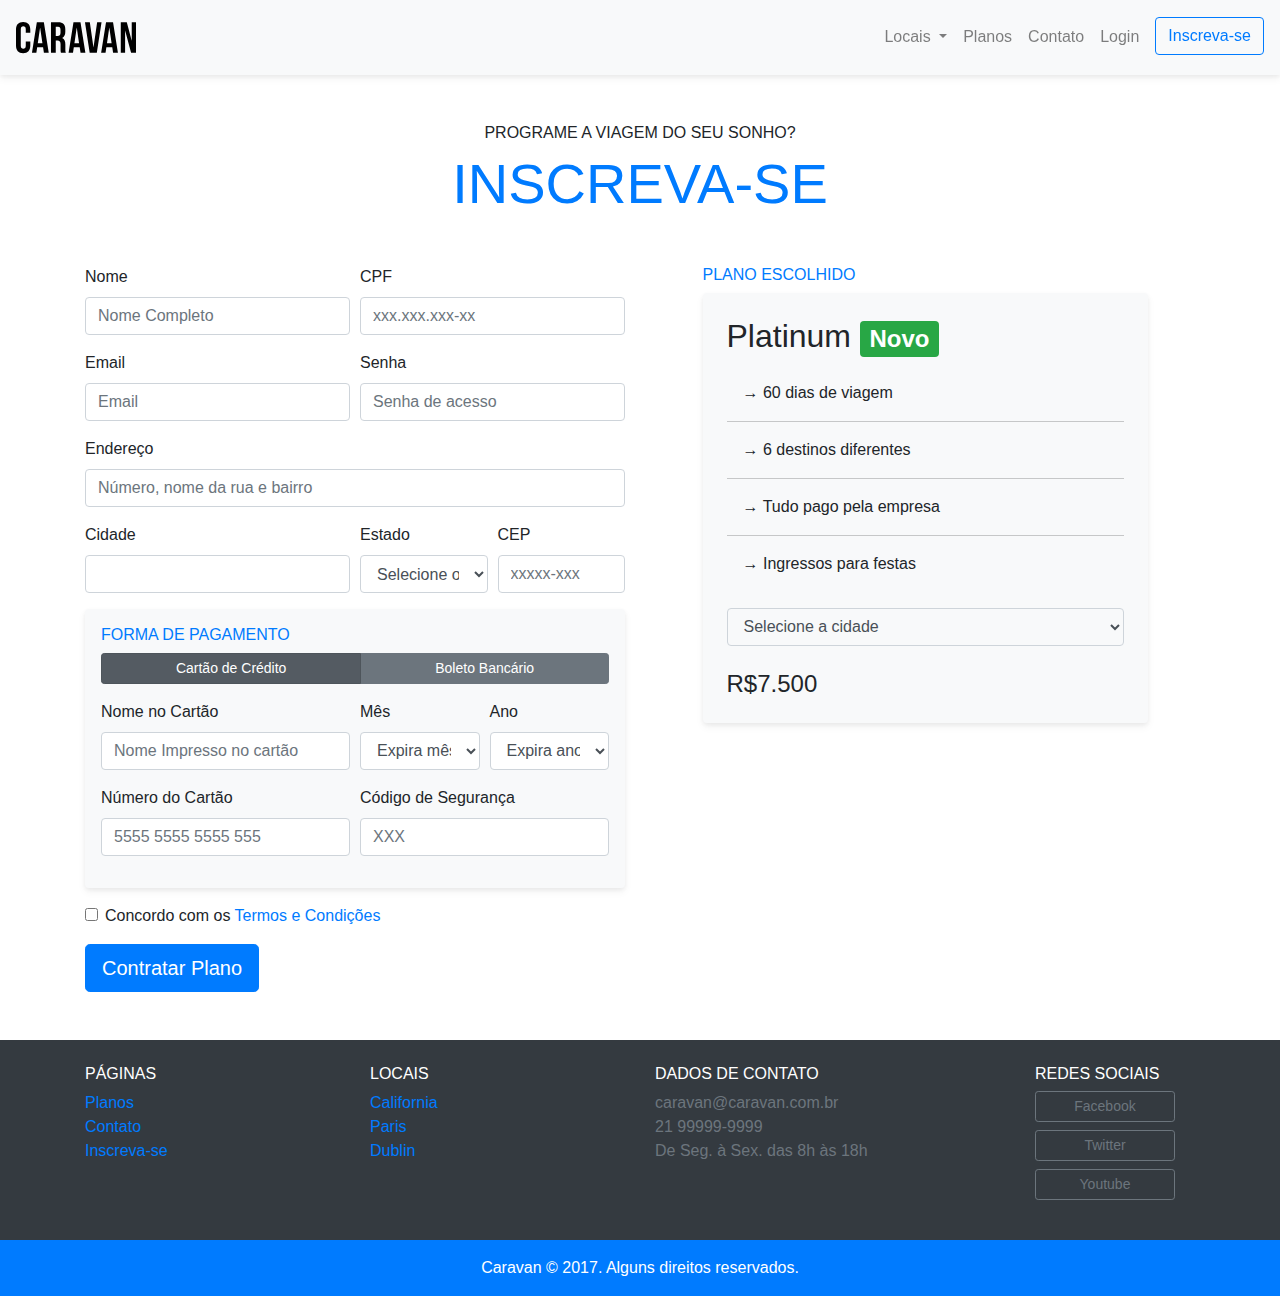
<file: inscricao.html>
<!DOCTYPE html>
<html lang="en">

<head>
    <meta charset="UTF-8">
    <meta name="viewport" content="width=device-width, initial-scale=1.0">
    <meta http-equiv="X-UA-Compatible" content="ie=edge">
    <link rel="stylesheet" href="https://stackpath.bootstrapcdn.com/bootstrap/4.3.1/css/bootstrap.min.css"
        integrity="sha384-ggOyR0iXCbMQv3Xipma34MD+dH/1fQ784/j6cY/iJTQUOhcWr7x9JvoRxT2MZw1T" crossorigin="anonymous">
    <link rel="stylesheet" href="css/style.css">
    <title>Caravan - Inscricao</title>
</head>

<body>

    <!-- Modal -->
    <div class="modal fade" id="modalLogin" tabindex="-1" role="dialog" aria-labelledby="modalLoginTitulo"
        aria-hidden="true">
        <div class="modal-dialog" role="document">
            <div class="modal-content">
                <div class="modal-header">
                    <h5 class="modal-title" id="modalLoginTitulo">Entre na sua Conta</h5>
                    <button type="button" class="close" data-dismiss="modal" aria-label="Close">
                        <span aria-hidden="true">&times;</span>
                    </button>
                </div>
                <div class="modal-body">
                    <form>
                        <div class="form-group">
                            <label for="loginEmail">Email</label>
                            <input type="email" class="form-control" id="exampleInputEmail1">
                        </div>
                        <div class="form-group">
                            <label for="loginSenha">Senha</label>
                            <input type="password" class="form-control" id="exampleInputPassword1">
                        </div>
                        <button type="submit" class="btn btn-primary">Entrar na Conta</button>
                        <small class="text-muted form-text">Esqueceu a senha? <a href="">Clique Aqui</a></small>
                    </form>
                </div>
            </div>
        </div>
    </div>
    <!-- End modal -->

    <!-- Navbar -->
    <nav class="navbar fixed-top navbar-expand-md navbar-light bg-light py-3 box-shadow">
        <a class="navbar-brand" href="index.html">
            <img src="img/caravan.svg" alt="Caravan">
        </a>

        <!-- data- : manipulado pelo js -->
        <!-- aria- : acessibilidade -->
        <button class="navbar-toggler" type="button" data-toggle="collapse" data-target="#navbarSupportedContent"
            aria-controls="navbarSupportedContent" aria-expanded="false" aria-label="Toggle navigation">
            <span class="navbar-toggler-icon"></span>
        </button>

        <div class="collapse navbar-collapse" id="navbarSupportedContent">
            <ul class="navbar-nav ml-auto">
                <li class="nav-item dropdown">
                    <a class="nav-link dropdown-toggle" id="navbarDropdown" role="button" data-toggle="dropdown"
                        aria-haspopup="true" aria-expanded="false"" href=" #">
                        Locais
                    </a>
                    <div class="dropdown-menu" aria-labelledby="navbarDropdown">
                        <a class="dropdown-item" href="local.html">California</a>
                        <a class="dropdown-item" href="local.html">Paris</a>
                        <a class="dropdown-item" href="local.html">Dublin</a>
                    </div>
                </li>
                <li class="nav-item">
                    <a class="nav-link" href="planos.html">Planos</a>
                </li>
                <li class="nav-item">
                    <a class="nav-link" href="contato.html">Contato</a>
                </li>
                <li class="nav-item">
                    <a class="nav-link" data-toggle="modal" data-target="#modalLogin" href="">Login</a>
                </li>
                <li class="nav-item ml-md-2 active">
                    <a class="btn btn-outline-primary" href="incricao.html">Inscreva-se</a>
                </li>
            </ul>
        </div>
    </nav>
    <!-- End  Navbar-->

    <!-- Content -->

    <!-- Questions -->
    <section class="container">
        <!-- Title -->
        <div class="my-5 text-center">
            <span class="h6 d-block">PROGRAME A VIAGEM DO SEU SONHO?</span>
            <h1 class="display-4 text-primary">INSCREVA-SE</h1>
        </div>
        <!-- End title -->

        <!-- Form -->
        <div class="row">
            <form class="col-lg-6" action="">
                <div class="form-row">
                    <!-- Part 1 -->
                    <div class="form-group col-md-6">
                        <label for="inputNome">Nome</label>
                        <input type="text" class="form-control" id="inputNome" placeholder="Nome Completo">
                    </div>
                    <div class="form-group col-md-6">
                        <label for="inputCPF">CPF</label>
                        <input type="text" class="form-control" id="inputCPF" placeholder="xxx.xxx.xxx-xx">
                    </div>
                    <div class="form-group col-md-6">
                        <label for="inputEmail">Email</label>
                        <input type="email" class="form-control" id="inputEmail" placeholder="Email">
                    </div>
                    <div class="form-group col-md-6">
                        <label for="inputSenha">Senha</label>
                        <input type="password" class="form-control" id="inputSenha" placeholder="Senha de acesso">
                    </div>
                    <div class="form-group col-12">
                        <label for="inputEndereco">Endereço</label>
                        <input type="text" class="form-control" id="inputEndereco"
                            placeholder="Número, nome da rua e bairro">
                    </div>
                    <div class="form-group col-md-6">
                        <label for="inputCidade">Cidade</label>
                        <input type="text" class="form-control" id="inputCidade">
                    </div>
                    <div class="form-group col-md-3 col-6">
                        <label for="inputEstado">Estado</label>
                        <select class="form-control" id="inputEstado">
                            <option>Selecione o Estado</option>
                            <option>Rio de Janeiro</option>
                            <option>São Paulo</option>
                            <option>Paraná</option>
                            <option>Ceará</option>
                            <option>Acre</option>
                            <option>Santa Catarina</option>
                        </select>
                    </div>
                    <div class="form-group col-md-3 col-6">
                        <label for="inputCEP">CEP</label>
                        <input type="text" class="form-control" id="inputCEP" placeholder="xxxxx-xxx">
                    </div>
                </div>
                <!-- End part 1 -->
                <!-- Part 2 -->
                <div class="bg-light rounded box-shadow p-3 form-group">
                    <h2 class="h6 text-primary">FORMA DE PAGAMENTO</h2>
                    <nav class="nav btn-group mb-3" id="formaPagamento" role="tablist">
                        <button type="button" class="btn btn-secondary active btn-sm" data-toggle="tab"
                            id="nav-cartao-tab" href="#nav-cartao" role="tab" aria-controls="nav-cartao"
                            aria-selected="true">Cartão de Crédito</button>
                        <button type="button" class="btn btn-secondary btn-sm" data-toggle="tab" id="nav-boleto-tab"
                            href="#nav-boleto" role="tab" aria-controls="nav-boleto" aria-selected="false">Boleto
                            Bancário</button>
                    </nav>
                    <div class="tab-content" id="formaPagamentoConteudo">
                        <div class="tab-pane fade show active" id="nav-cartao" role="tabpanel"
                            aria-labelledby="nav-cartao-tab">
                            <div class="form-row">
                                <div class="form-group col-md-6">
                                    <label for="inputNomeCartao">Nome no Cartão</label>
                                    <input type="text" class="form-control" id="inputNomeCartao"
                                        placeholder="Nome Impresso no cartão">
                                </div>
                                <div class="form-group col-md-3 col-6">
                                    <label for="inputMes">Mês</label>
                                    <select class="form-control" id="inputMes">
                                        <option>Expira mês...</option>
                                        <option>01 / Janeiro</option>
                                        <option>02 / Fevereiro</option>
                                        <option>03 / Março</option>
                                        <option>04 / Abril</option>
                                        <option>05 / Maio</option>
                                        <option>06 / Junho</option>
                                        <option>07 / Julho</option>
                                        <option>08 / Agosto</option>
                                        <option>09 / Setembro</option>
                                        <option>10 / Outubro</option>
                                        <option>11 / Novembro</option>
                                        <option>12 / Dezembro</option>
                                    </select>
                                </div>
                                <div class="form-group col-md-3 col-6">
                                    <label for="inputAno">Ano</label>
                                    <select class="form-control" id="inputAno">
                                        <option>Expira ano...</option>
                                        <option>2019</option>
                                        <option>2020</option>
                                        <option>2021</option>
                                        <option>2022</option>
                                        <option>2023</option>
                                        <option>2024</option>
                                        <option>2025</option>
                                        <option>2026</option>
                                        <option>2027</option>
                                        <option>2028</option>
                                        <option>2029</option>
                                        <option>2030</option>
                                    </select>
                                </div>
                                <div class="form-group col-md-6">
                                    <label for="inputNumeroCartao">Número do Cartão</label>
                                    <input type="text" class="form-control" id="inputNumeroCartao"
                                        placeholder="5555 5555 5555 555">
                                </div>
                                <div class="form-group col-md-6">
                                    <label for="inputCodigoCartao">Código de Segurança</label>
                                    <input type="text" class="form-control" id="inputCodigoCartao" placeholder="XXX">
                                </div>
                            </div>
                        </div>
                        <div class="tab-pane fade" id="nav-boleto" role="tabpanel" aria-labelledby="nav-boleto-tab">
                            <p class="lead">Clique em contratar plano que enviaremos um boleto para o seu email.</p>
                        </div>
                    </div>
                </div>
                <div class="form-group form-check">
                    <input type="checkbox" class="form-check-input" id="exampleCheck1">
                    <label class="form-check-label" for="exampleCheck1">Concordo com os <a href="">Termos e
                            Condições</a></label>
                </div>
                <button type="submit" class="btn btn-primary btn-lg">Contratar Plano</button>
                <!-- End part 2 -->
            </form>

            <!-- Plan right -->
            <div class="col-lg-5 mx-auto order-first order-lg-1 mb-5">
                <h2 class="h6 text-primary">PLANO ESCOLHIDO</h2>
                <div class="bg-light rounded p-4 box-shadow">
                    <h2>Platinum <span class="badge badge-success">Novo</span></h2>
                    <ul class="lista-plano list-unstyled">
                        <li>→ 60 dias de viagem</li>
                        <li>→ 6 destinos diferentes</li>
                        <li>→ Tudo pago pela empresa</li>
                        <li>→ Ingressos para festas</li>
                    </ul>
                    <form action="">
                        <div class="form-group">
                            <select class="form-control bg-light" id="inputCidades">
                                <option>Selecione a cidade</option>
                                <option>California</option>
                                <option>Paris</option>
                                <option>Dublin</option>
                            </select>
                        </div>
                    </form>
                    <div class="row mt-4 ">
                        <div class="col">
                            <span class="h4">R$7.500</span>
                        </div>
                    </div>
                </div>
            </div>
            <!-- End plan right -->
        </div>
        <!-- End form -->


    </section>
    <!-- End questions -->

    <!-- Footer -->
    <footer class="bg-dark text-white mt-5">
        <div class="container py-4">
            <div class="row">
                <div class="col-md-3 col-6">
                    <h4 class="h6">PÁGINAS</h4>
                    <ul class="list-unstyled">
                        <li><a href="planos.html">Planos</a></li>
                        <li><a href="contato.html">Contato</a></li>
                        <li><a href="inscricao.html">Inscreva-se</a></li>
                    </ul>
                </div>
                <div class="col-md-3 col-6">
                    <h4 class="h6">LOCAIS</h4>
                    <ul class="list-unstyled">
                        <li><a href="local.html">California</a></li>
                        <li><a href="local.html">Paris</a></li>
                        <li><a href="local.html">Dublin</a></li>
                    </ul>
                </div>
                <div class="col-md-4 col-sm-6">
                    <h4 class="h6">DADOS DE CONTATO</h4>
                    <ul class="list-unstyled text-secondary">
                        <li>caravan@caravan.com.br</li>
                        <li>21 99999-9999</li>
                        <li>De Seg. à Sex. das 8h às 18h</li>
                    </ul>
                </div>
                <div class="col-md-2 col-sm-6">
                    <h4 class="h6">REDES SOCIAIS</h4>
                    <ul class="list-unstyled text-secondary">
                        <li><a href="" class="btn btn-outline-secondary mb-2 btn-block buttom-max-width btn-sm">
                                Facebook
                            </a></li>
                        <li><a href="" class="btn btn-outline-secondary mb-2 btn-block buttom-max-width btn-sm">
                                Twitter
                            </a></li>
                        <li><a href="" class="btn btn-outline-secondary mb-2 btn-block buttom-max-width btn-sm">
                                Youtube
                            </a></li>
                    </ul>
                </div>
            </div>
        </div>
        <div class="bg-primary text-center py-3">
            <p class="mb-0">
                Caravan ©‎ 2017. Alguns direitos reservados.
            </p>
        </div>
    </footer>
    <!-- End footer -->

    <!-- End content -->

    <script src="https://code.jquery.com/jquery-3.3.1.slim.min.js"
        integrity="sha384-q8i/X+965DzO0rT7abK41JStQIAqVgRVzpbzo5smXKp4YfRvH+8abtTE1Pi6jizo" crossorigin="anonymous">
    </script>
    <script src="https://cdnjs.cloudflare.com/ajax/libs/popper.js/1.14.7/umd/popper.min.js"
        integrity="sha384-UO2eT0CpHqdSJQ6hJty5KVphtPhzWj9WO1clHTMGa3JDZwrnQq4sF86dIHNDz0W1" crossorigin="anonymous">
    </script>
    <script src="https://stackpath.bootstrapcdn.com/bootstrap/4.3.1/js/bootstrap.min.js"
        integrity="sha384-JjSmVgyd0p3pXB1rRibZUAYoIIy6OrQ6VrjIEaFf/nJGzIxFDsf4x0xIM+B07jRM" crossorigin="anonymous">
    </script>
    <script type="text/javascript" src="js/app.js"></script>
</body>

</html>
</file>
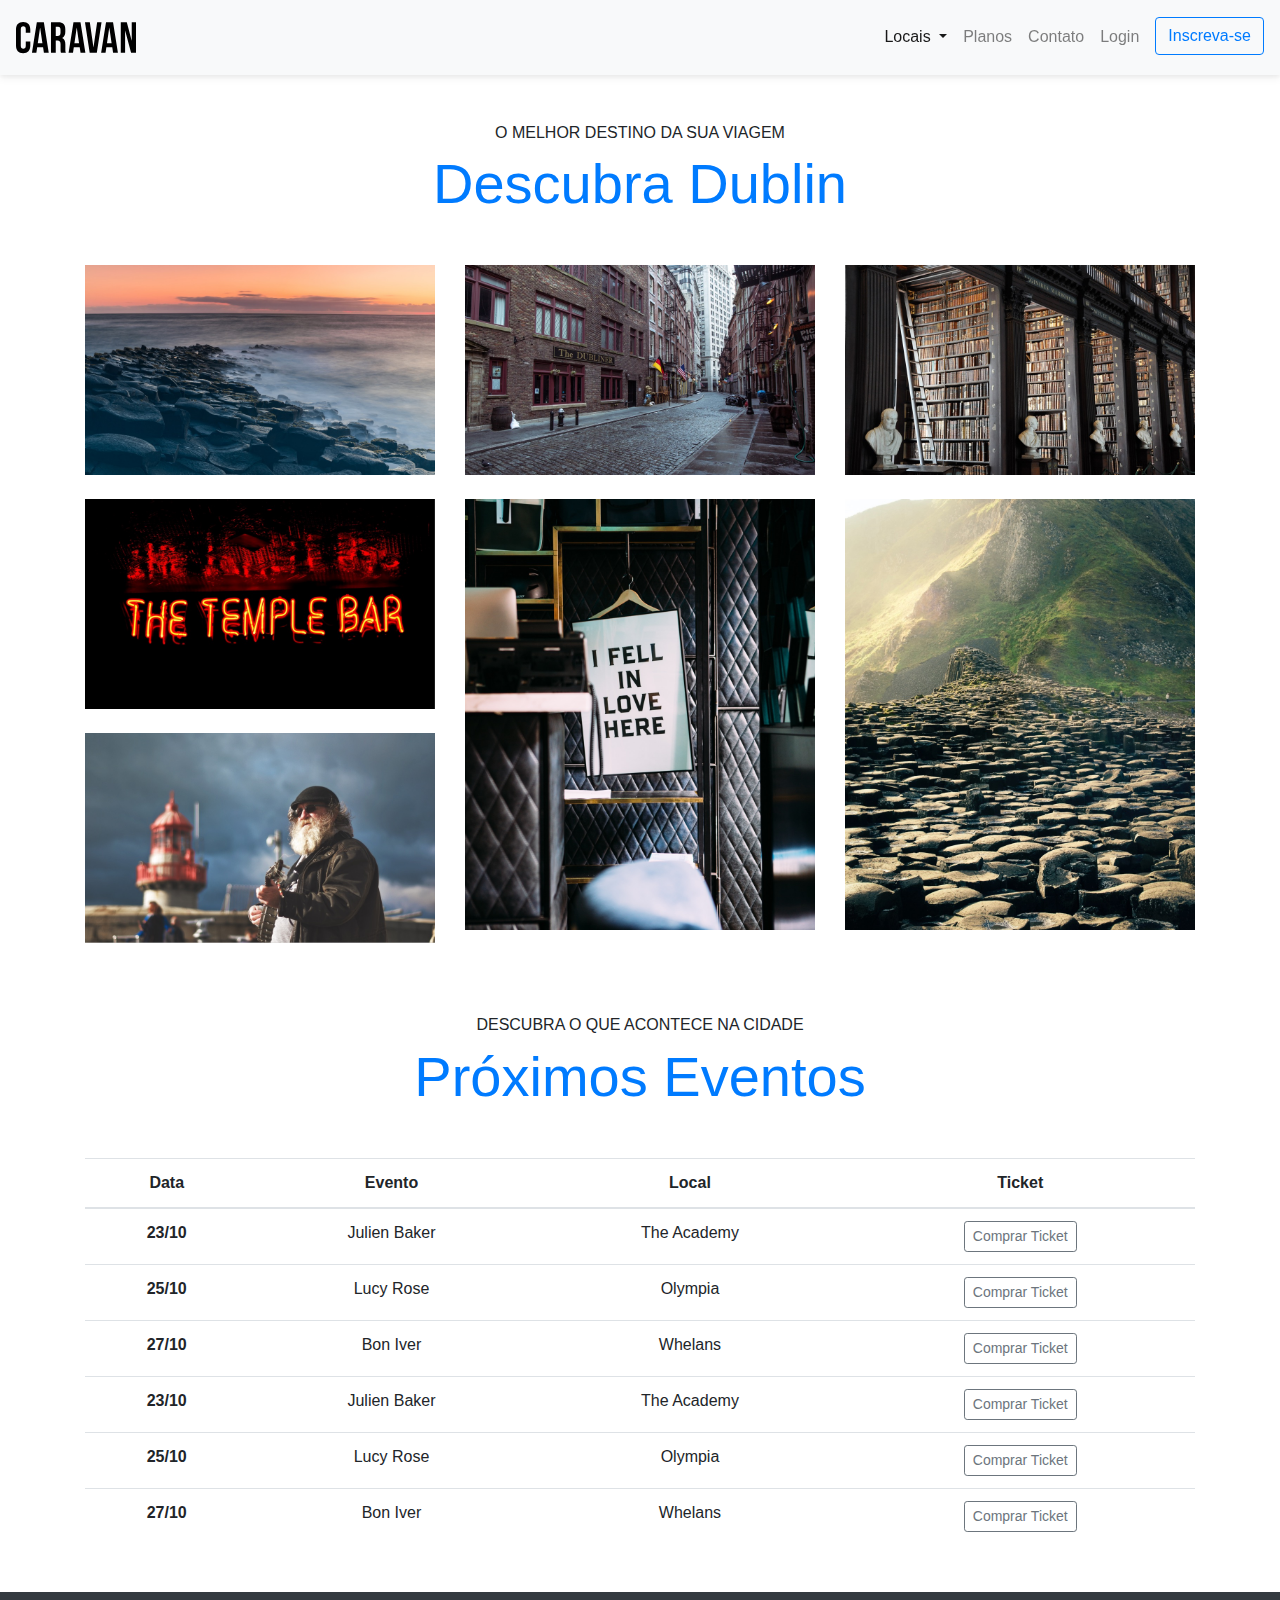
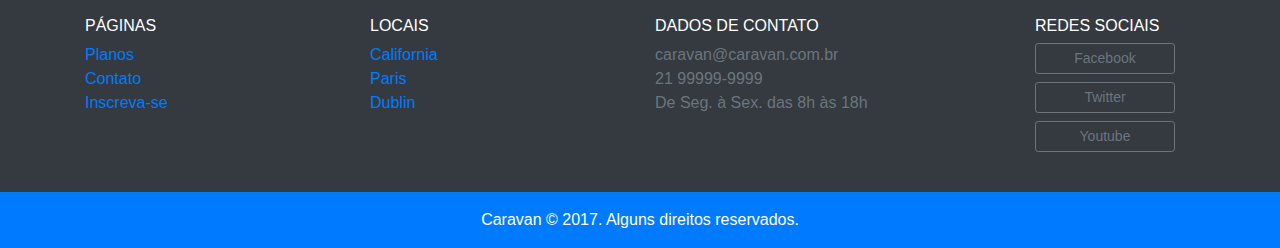
<file: local.html>
<!DOCTYPE html>
<html lang="en">

<head>
    <meta charset="UTF-8">
    <meta name="viewport" content="width=device-width, initial-scale=1.0">
    <meta http-equiv="X-UA-Compatible" content="ie=edge">
    <link rel="stylesheet" href="https://stackpath.bootstrapcdn.com/bootstrap/4.3.1/css/bootstrap.min.css"
        integrity="sha384-ggOyR0iXCbMQv3Xipma34MD+dH/1fQ784/j6cY/iJTQUOhcWr7x9JvoRxT2MZw1T" crossorigin="anonymous">
    <link rel="stylesheet" href="css/style.css">
    <title>Caravan - Local</title>
</head>

<body>

    <!-- Modal -->
    <div class="modal fade" id="modalLogin" tabindex="-1" role="dialog" aria-labelledby="modalLoginTitulo"
        aria-hidden="true">
        <div class="modal-dialog" role="document">
            <div class="modal-content">
                <div class="modal-header">
                    <h5 class="modal-title" id="modalLoginTitulo">Entre na sua Conta</h5>
                    <button type="button" class="close" data-dismiss="modal" aria-label="Close">
                        <span aria-hidden="true">&times;</span>
                    </button>
                </div>
                <div class="modal-body">
                    <form>
                        <div class="form-group">
                            <label for="loginEmail">Email</label>
                            <input type="email" class="form-control" id="exampleInputEmail1">
                        </div>
                        <div class="form-group">
                            <label for="loginSenha">Senha</label>
                            <input type="password" class="form-control" id="exampleInputPassword1">
                        </div>
                        <button type="submit" class="btn btn-primary">Entrar na Conta</button>
                        <small class="text-muted form-text">Esqueceu a senha? <a href="">Clique Aqui</a></small>
                    </form>
                </div>
            </div>
        </div>
    </div>
    <!-- End modal -->

    <!-- Navbar -->
    <nav class="navbar fixed-top navbar-expand-md navbar-light bg-light py-3 box-shadow">
        <a class="navbar-brand" href="index.html">
            <img src="img/caravan.svg" alt="Caravan">
        </a>

        <!-- data- : manipulado pelo js -->
        <!-- aria- : acessibilidade -->
        <button class="navbar-toggler" type="button" data-toggle="collapse" data-target="#navbarSupportedContent"
            aria-controls="navbarSupportedContent" aria-expanded="false" aria-label="Toggle navigation">
            <span class="navbar-toggler-icon"></span>
        </button>

        <div class="collapse navbar-collapse" id="navbarSupportedContent">
            <ul class="navbar-nav ml-auto">
                <li class="nav-item dropdown">
                    <a class="nav-link dropdown-toggle active" id="navbarDropdown" role="button" data-toggle="dropdown"
                        aria-haspopup="true" aria-expanded="false"" href=" #">
                        Locais
                    </a>
                    <div class="dropdown-menu" aria-labelledby="navbarDropdown">
                        <a class="dropdown-item" href="local.html">California</a>
                        <a class="dropdown-item" href="local.html">Paris</a>
                        <a class="dropdown-item" href="local.html">Dublin</a>
                    </div>
                </li>
                <li class="nav-item">
                    <a class="nav-link" href="planos.html">Planos</a>
                </li>
                <li class="nav-item">
                    <a class="nav-link" href="contato.html">Contato</a>
                </li>
                <li class="nav-item">
                    <a class="nav-link" data-toggle="modal" data-target="#modalLogin" href="">Login</a>
                </li>
                <li class="nav-item ml-md-2">
                    <a class="btn btn-outline-primary" href="incricao.html">Inscreva-se</a>
                </li>
            </ul>
        </div>
    </nav>
    <!-- End  Navbar-->

    <!-- Galery -->
    <section class="container">
        <!-- Title -->
        <div class="text-center my-5">
            <span class="h6 d-block">O MELHOR DESTINO DA SUA VIAGEM</span>
            <h2 class="display-4 text-primary">Descubra Dublin</h2>
        </div>
        <!-- end Title -->

        <!-- Images -->
        <div class="row">
            <div class="col-md">
                <img class="img-fluid mb-4" src="img/local/foto-1.jpg" alt="">
                <img class="img-fluid mb-4" src="img/local/foto-2.jpg" alt="">
                <img class="img-fluid mb-4" src="img/local/foto-3.jpg" alt="">
            </div>
            <div class="col-md">
                <img class="img-fluid mb-4" src="img/local/foto-4.jpg" alt="">
                <img class="img-fluid mb-4" src="img/local/foto-5.jpg" alt="">
            </div>
            <div class="col-md">
                <img class="img-fluid mb-4" src="img/local/foto-6.jpg" alt="">
                <img class="img-fluid mb-4" src="img/local/foto-7.jpg" alt="">
            </div>
        </div>
        <!-- End images -->
    </section>
    <!-- End galery -->

    <!-- Table -->
    <section class="container">
        <!-- Title -->
        <div class="text-center my-5">
            <span class="h6 d-block">DESCUBRA O QUE ACONTECE NA CIDADE</span>
            <h2 class="display-4 text-primary">Próximos Eventos</h2>
        </div>
        <!-- end Title -->

        <!-- Table -->
        <table class="table table-hover table-responsive-md text-center">
            <thead>
                <tr>
                    <th scope="col">Data</th>
                    <th scope="col">Evento</th>
                    <th scope="col">Local</th>
                    <th scope="col">Ticket</th>
                </tr>
            </thead>
            <tbody>
                <tr>
                    <th scope="row">23/10</th>
                    <td>Julien Baker</td>
                    <td>The Academy</td>
                    <td><a href="" class="btn btn-outline-secondary btn-sm">Comprar Ticket</a></td>
                </tr>
                <tr>
                    <th scope="row">25/10</th>
                    <td>Lucy Rose</td>
                    <td>Olympia</td>
                    <td><a href="" class="btn btn-outline-secondary btn-sm">Comprar Ticket</a></td>
                </tr>
                <tr>
                    <th scope="row">27/10</th>
                    <td>Bon Iver</td>
                    <td>Whelans</td>
                    <td><a href="" class="btn btn-outline-secondary btn-sm">Comprar Ticket</a></td>
                </tr>
                <tr>
                    <th scope="row">23/10</th>
                    <td>Julien Baker</td>
                    <td>The Academy</td>
                    <td><a href="" class="btn btn-outline-secondary btn-sm">Comprar Ticket</a></td>
                </tr>
                <tr>
                    <th scope="row">25/10</th>
                    <td>Lucy Rose</td>
                    <td>Olympia</td>
                    <td><a href="" class="btn btn-outline-secondary btn-sm">Comprar Ticket</a></td>
                </tr>
                <tr>
                    <th scope="row">27/10</th>
                    <td>Bon Iver</td>
                    <td>Whelans</td>
                    <td><a href="" class="btn btn-outline-secondary btn-sm">Comprar Ticket</a></td>
                </tr>
            </tbody>
        </table>
        <!-- End table -->
    </section>
    <!-- End table -->

    <!-- Footer -->
    <footer class="bg-dark text-white mt-5">
        <div class="container py-4">
            <div class="row">
                <div class="col-md-3 col-6">
                    <h4 class="h6">PÁGINAS</h4>
                    <ul class="list-unstyled">
                        <li><a href="planos.html">Planos</a></li>
                        <li><a href="contato.html">Contato</a></li>
                        <li><a href="inscricao.html">Inscreva-se</a></li>
                    </ul>
                </div>
                <div class="col-md-3 col-6">
                    <h4 class="h6">LOCAIS</h4>
                    <ul class="list-unstyled">
                        <li><a href="local.html">California</a></li>
                        <li><a href="local.html">Paris</a></li>
                        <li><a href="local.html">Dublin</a></li>
                    </ul>
                </div>
                <div class="col-md-4 col-sm-6">
                    <h4 class="h6">DADOS DE CONTATO</h4>
                    <ul class="list-unstyled text-secondary">
                        <li>caravan@caravan.com.br</li>
                        <li>21 99999-9999</li>
                        <li>De Seg. à Sex. das 8h às 18h</li>
                    </ul>
                </div>
                <div class="col-md-2 col-sm-6">
                    <h4 class="h6">REDES SOCIAIS</h4>
                    <ul class="list-unstyled text-secondary">
                        <li><a href="" class="btn btn-outline-secondary mb-2 btn-block buttom-max-width btn-sm">
                                Facebook
                            </a></li>
                        <li><a href="" class="btn btn-outline-secondary mb-2 btn-block buttom-max-width btn-sm">
                                Twitter
                            </a></li>
                        <li><a href="" class="btn btn-outline-secondary mb-2 btn-block buttom-max-width btn-sm">
                                Youtube
                            </a></li>
                    </ul>
                </div>
            </div>
        </div>
        <div class="bg-primary text-center py-3">
            <p class="mb-0">
                Caravan ©‎ 2017. Alguns direitos reservados.
            </p>
        </div>
    </footer>
    <!-- End footer -->

    <!-- End content -->

    <script src="https://code.jquery.com/jquery-3.3.1.slim.min.js"
        integrity="sha384-q8i/X+965DzO0rT7abK41JStQIAqVgRVzpbzo5smXKp4YfRvH+8abtTE1Pi6jizo" crossorigin="anonymous">
    </script>
    <script src="https://cdnjs.cloudflare.com/ajax/libs/popper.js/1.14.7/umd/popper.min.js"
        integrity="sha384-UO2eT0CpHqdSJQ6hJty5KVphtPhzWj9WO1clHTMGa3JDZwrnQq4sF86dIHNDz0W1" crossorigin="anonymous">
    </script>
    <script src="https://stackpath.bootstrapcdn.com/bootstrap/4.3.1/js/bootstrap.min.js"
        integrity="sha384-JjSmVgyd0p3pXB1rRibZUAYoIIy6OrQ6VrjIEaFf/nJGzIxFDsf4x0xIM+B07jRM" crossorigin="anonymous">
    </script>
    <script type="text/javascript" src="js/app.js"></script>
</body>

</html>
</file>
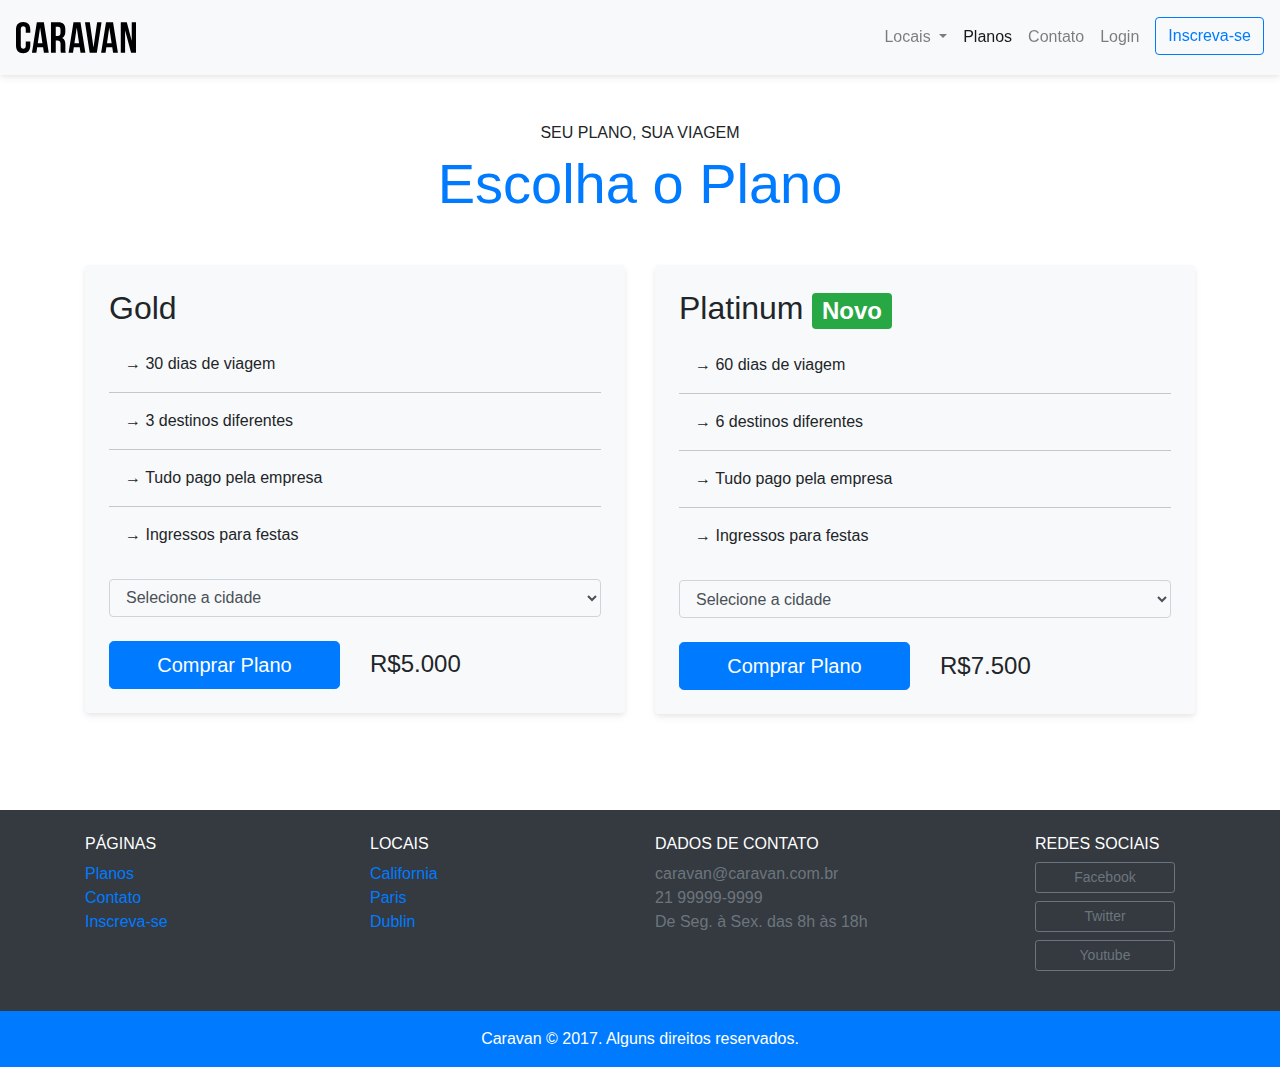
<file: planos.html>
<!DOCTYPE html>
<html lang="en">

<head>
    <meta charset="UTF-8">
    <meta name="viewport" content="width=device-width, initial-scale=1.0">
    <meta http-equiv="X-UA-Compatible" content="ie=edge">
    <link rel="stylesheet" href="https://stackpath.bootstrapcdn.com/bootstrap/4.3.1/css/bootstrap.min.css"
        integrity="sha384-ggOyR0iXCbMQv3Xipma34MD+dH/1fQ784/j6cY/iJTQUOhcWr7x9JvoRxT2MZw1T" crossorigin="anonymous">
    <link rel="stylesheet" href="css/style.css">
    <title>Caravan - Planos</title>
</head>

<body>

    <!-- Modal -->
    <div class="modal fade" id="modalLogin" tabindex="-1" role="dialog" aria-labelledby="modalLoginTitulo"
        aria-hidden="true">
        <div class="modal-dialog" role="document">
            <div class="modal-content">
                <div class="modal-header">
                    <h5 class="modal-title" id="modalLoginTitulo">Entre na sua Conta</h5>
                    <button type="button" class="close" data-dismiss="modal" aria-label="Close">
                        <span aria-hidden="true">&times;</span>
                    </button>
                </div>
                <div class="modal-body">
                    <form>
                        <div class="form-group">
                            <label for="loginEmail">Email</label>
                            <input type="email" class="form-control" id="exampleInputEmail1">
                        </div>
                        <div class="form-group">
                            <label for="loginSenha">Senha</label>
                            <input type="password" class="form-control" id="exampleInputPassword1">
                        </div>
                        <button type="submit" class="btn btn-primary">Entrar na Conta</button>
                        <small class="text-muted form-text">Esqueceu a senha? <a href="">Clique Aqui</a></small>
                    </form>
                </div>
            </div>
        </div>
    </div>
    <!-- End modal -->

    <!-- Navbar -->
    <nav class="navbar fixed-top navbar-expand-md navbar-light bg-light py-3 box-shadow">
        <a class="navbar-brand" href="index.html">
            <img src="img/caravan.svg" alt="Caravan">
        </a>

        <!-- data- : manipulado pelo js -->
        <!-- aria- : acessibilidade -->
        <button class="navbar-toggler" type="button" data-toggle="collapse" data-target="#navbarSupportedContent"
            aria-controls="navbarSupportedContent" aria-expanded="false" aria-label="Toggle navigation">
            <span class="navbar-toggler-icon"></span>
        </button>

        <div class="collapse navbar-collapse" id="navbarSupportedContent">
            <ul class="navbar-nav ml-auto">
                <li class="nav-item dropdown">
                    <a class="nav-link dropdown-toggle" id="navbarDropdown" role="button" data-toggle="dropdown"
                        aria-haspopup="true" aria-expanded="false"" href=" #">
                        Locais
                    </a>
                    <div class="dropdown-menu" aria-labelledby="navbarDropdown">
                        <a class="dropdown-item" href="local.html">California</a>
                        <a class="dropdown-item" href="local.html">Paris</a>
                        <a class="dropdown-item" href="local.html">Dublin</a>
                    </div>
                </li>
                <li class="nav-item">
                    <a class="nav-link active" href="planos.html">Planos</a>
                </li>
                <li class="nav-item">
                    <a class="nav-link" href="contato.html">Contato</a>
                </li>
                <li class="nav-item">
                    <a class="nav-link" data-toggle="modal" data-target="#modalLogin" href="">Login</a>
                </li>
                <li class="nav-item ml-md-2">
                    <a class="btn btn-outline-primary" href="incricao.html">Inscreva-se</a>
                </li>
            </ul>
        </div>
    </nav>
    <!-- End  Navbar-->

    <!-- Plan -->
    <section class="container">
        <!-- Title -->
        <div class="text-center my-5">
            <span class="h6 d-block">SEU PLANO, SUA VIAGEM</span>
            <h2 class="display-4 text-primary">Escolha o Plano</h2>
        </div>
        <!-- end Title -->

        <!-- Plans -->
        <div class="row">
            <div class="col-md mb-5">
                <div class="bg-light rounded p-4 box-shadow">
                    <h2>Gold</h2>
                    <ul class="lista-plano list-unstyled">
                        <li><span data-toggle="tooltip" data-placement="right"
                                title="Isso mesmo, são 30 dias totais durante a viagem.">→ 30 dias de viagem</span></li>
                        <li>→ 3 destinos diferentes</li>
                        <li>→ Tudo pago pela empresa</li>
                        <li>→ Ingressos para festas</li>
                    </ul>
                    <form action="">
                        <div class="form-group">
                            <select class="form-control bg-light" id="inputCidades">
                                <option>Selecione a cidade</option>
                                <option>California</option>
                                <option>Paris</option>
                                <option>Dublin</option>
                            </select>
                        </div>
                    </form>
                    <div class="row mt-4 align-items-center">
                        <div class="col">
                            <a href="inscricao.html" class="btn btn-primary btn-lg btn-block">
                                Comprar Plano
                            </a>
                        </div>
                        <div class="col">
                            <span class="h4">R$5.000</span>
                        </div>
                    </div>
                </div>
            </div>

            <div class="col-md mb-5">
                <div class="bg-light rounded p-4 box-shadow">
                    <h2>Platinum <span class="badge badge-success">Novo</span></h2>
                    <ul class="lista-plano list-unstyled">
                        <li>→ 60 dias de viagem</li>
                        <li>→ 6 destinos diferentes</li>
                        <li>→ Tudo pago pela empresa</li>
                        <li>→ Ingressos para festas</li>
                    </ul>
                    <form action="">
                        <div class="form-group">
                            <select class="form-control bg-light" id="inputCidades">
                                <option>Selecione a cidade</option>
                                <option>California</option>
                                <option>Paris</option>
                                <option>Dublin</option>
                            </select>
                        </div>
                    </form>
                    <div class="row mt-4 align-items-center">
                        <div class="col">
                            <a href="inscricao.html" class="btn btn-primary btn-lg btn-block">
                                Comprar Plano
                            </a>
                        </div>
                        <div class="col">
                            <span class="h4">R$7.500</span>
                        </div>
                    </div>
                </div>
            </div>

        </div>
        <!-- End plans -->

    </section>
    <!-- End plan -->

    <!-- Footer -->
    <footer class="bg-dark text-white mt-5">
        <div class="container py-4">
            <div class="row">
                <div class="col-md-3 col-6">
                    <h4 class="h6">PÁGINAS</h4>
                    <ul class="list-unstyled">
                        <li><a href="planos.html">Planos</a></li>
                        <li><a href="contato.html">Contato</a></li>
                        <li><a href="inscricao.html">Inscreva-se</a></li>
                    </ul>
                </div>
                <div class="col-md-3 col-6">
                    <h4 class="h6">LOCAIS</h4>
                    <ul class="list-unstyled">
                        <li><a href="local.html">California</a></li>
                        <li><a href="local.html">Paris</a></li>
                        <li><a href="local.html">Dublin</a></li>
                    </ul>
                </div>
                <div class="col-md-4 col-sm-6">
                    <h4 class="h6">DADOS DE CONTATO</h4>
                    <ul class="list-unstyled text-secondary">
                        <li>caravan@caravan.com.br</li>
                        <li>21 99999-9999</li>
                        <li>De Seg. à Sex. das 8h às 18h</li>
                    </ul>
                </div>
                <div class="col-md-2 col-sm-6">
                    <h4 class="h6">REDES SOCIAIS</h4>
                    <ul class="list-unstyled text-secondary">
                        <li><a href="" class="btn btn-outline-secondary mb-2 btn-block buttom-max-width btn-sm">
                                Facebook
                            </a></li>
                        <li><a href="" class="btn btn-outline-secondary mb-2 btn-block buttom-max-width btn-sm">
                                Twitter
                            </a></li>
                        <li><a href="" class="btn btn-outline-secondary mb-2 btn-block buttom-max-width btn-sm">
                                Youtube
                            </a></li>
                    </ul>
                </div>
            </div>
        </div>
        <div class="bg-primary text-center py-3">
            <p class="mb-0">
                Caravan ©‎ 2017. Alguns direitos reservados.
            </p>
        </div>
    </footer>
    <!-- End footer -->

    <!-- End content -->

    <script src="https://code.jquery.com/jquery-3.3.1.slim.min.js"
        integrity="sha384-q8i/X+965DzO0rT7abK41JStQIAqVgRVzpbzo5smXKp4YfRvH+8abtTE1Pi6jizo" crossorigin="anonymous">
    </script>
    <script src="https://cdnjs.cloudflare.com/ajax/libs/popper.js/1.14.7/umd/popper.min.js"
        integrity="sha384-UO2eT0CpHqdSJQ6hJty5KVphtPhzWj9WO1clHTMGa3JDZwrnQq4sF86dIHNDz0W1" crossorigin="anonymous">
    </script>
    <script src="https://stackpath.bootstrapcdn.com/bootstrap/4.3.1/js/bootstrap.min.js"
        integrity="sha384-JjSmVgyd0p3pXB1rRibZUAYoIIy6OrQ6VrjIEaFf/nJGzIxFDsf4x0xIM+B07jRM" crossorigin="anonymous">
    </script>
    <script type="text/javascript" src="js/app.js"></script>
</body>

</html>
</file>
<file: css/style.css>
body {
    padding-top: 75px;
}

.box-shadow {
    box-shadow: 0 2px 4px 0 rgba(0,0,0,.05),
                0 4px 8px 0 rgba(0,0,0,.05);
}

.icon {
    height: 100px;
}

#home-quote {
    background: url("../img/bg-quote.jpg") center center;
    background-size: cover; 
}

@media (max-width: 768px) {
    #home-quote .display-4{
        font-size: 2.5rem;
    }
    body {
        padding: 0px;
    }

    .fixed-top {
        position: relative;
    }
}

.dropdown-divider {
    border-top: 1px solid rgb(0,0,0,.2);
}

.buttom-max-width {
    max-width: 140px;
}

.lista-plano li + li {
    border-top: 1px solid rgba(0,0,0,.2);
}

.lista-plano li {
    padding: 1rem;
}
</file>
